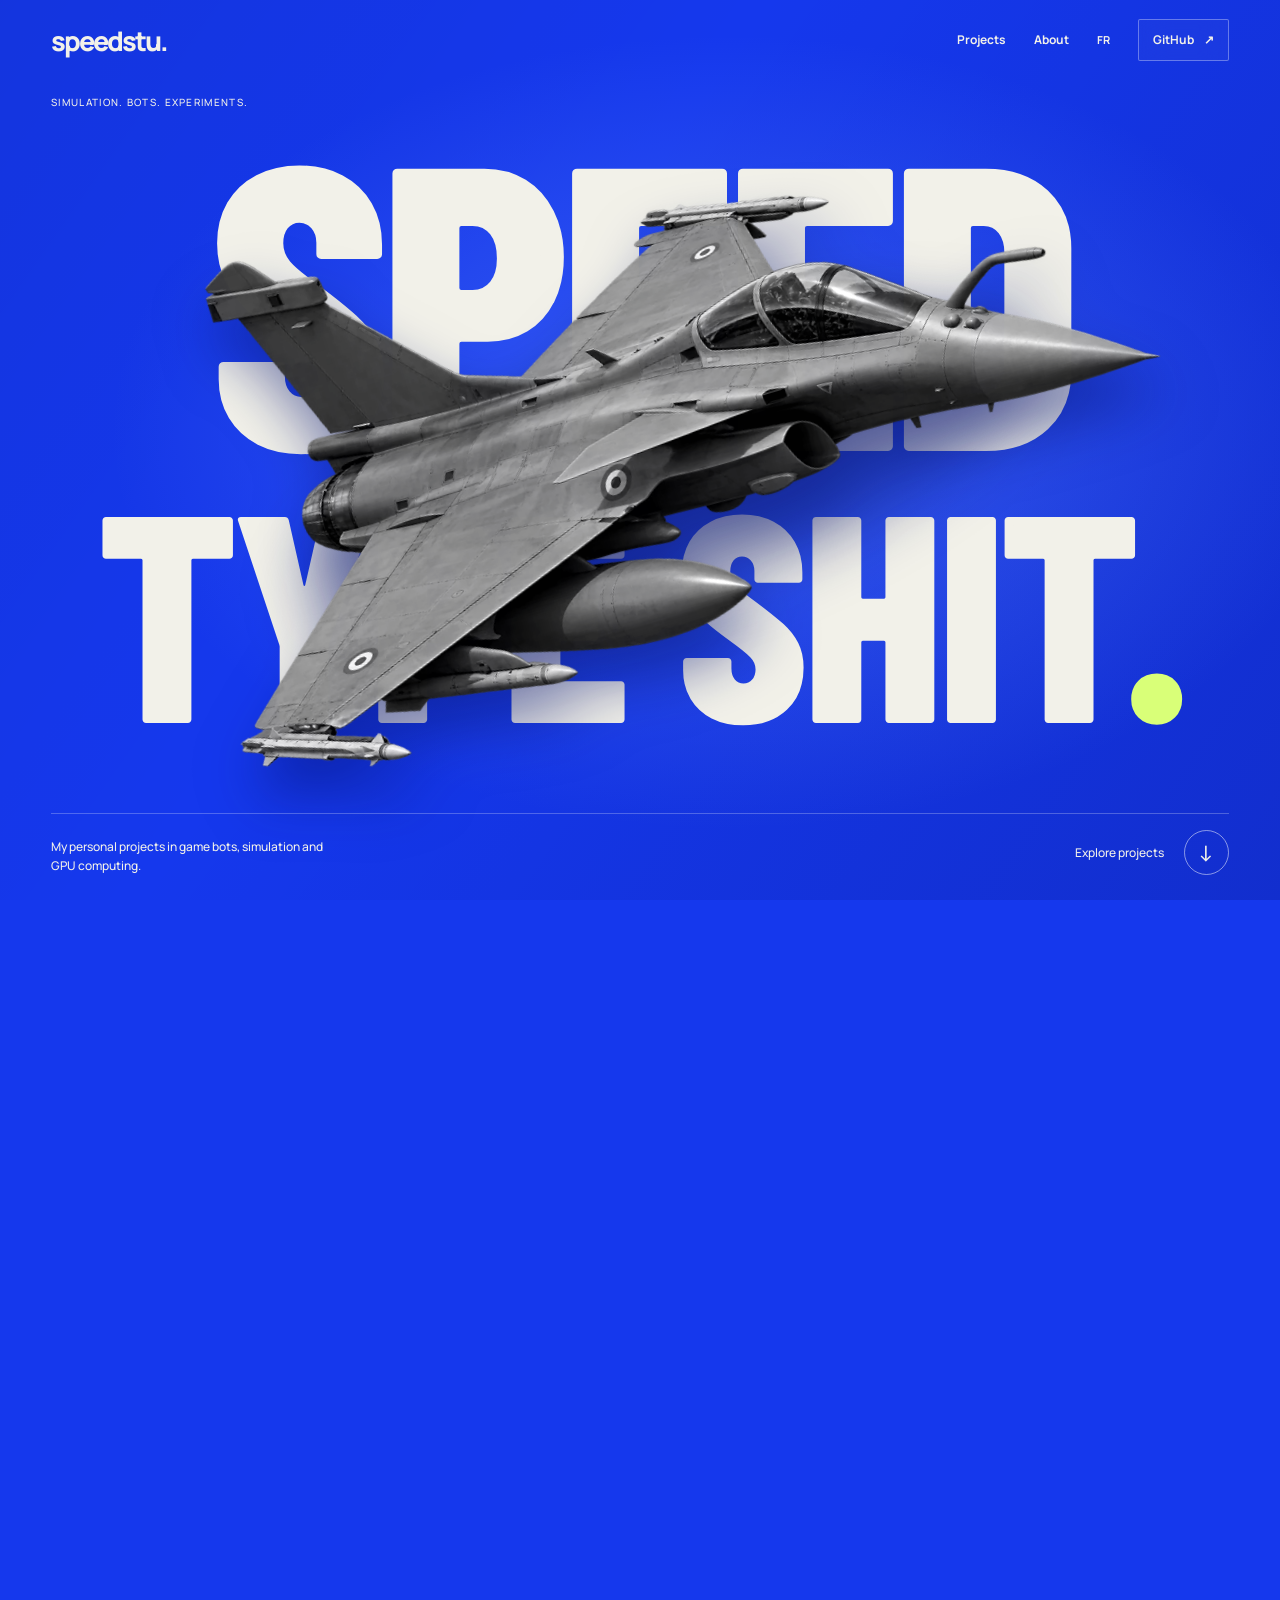
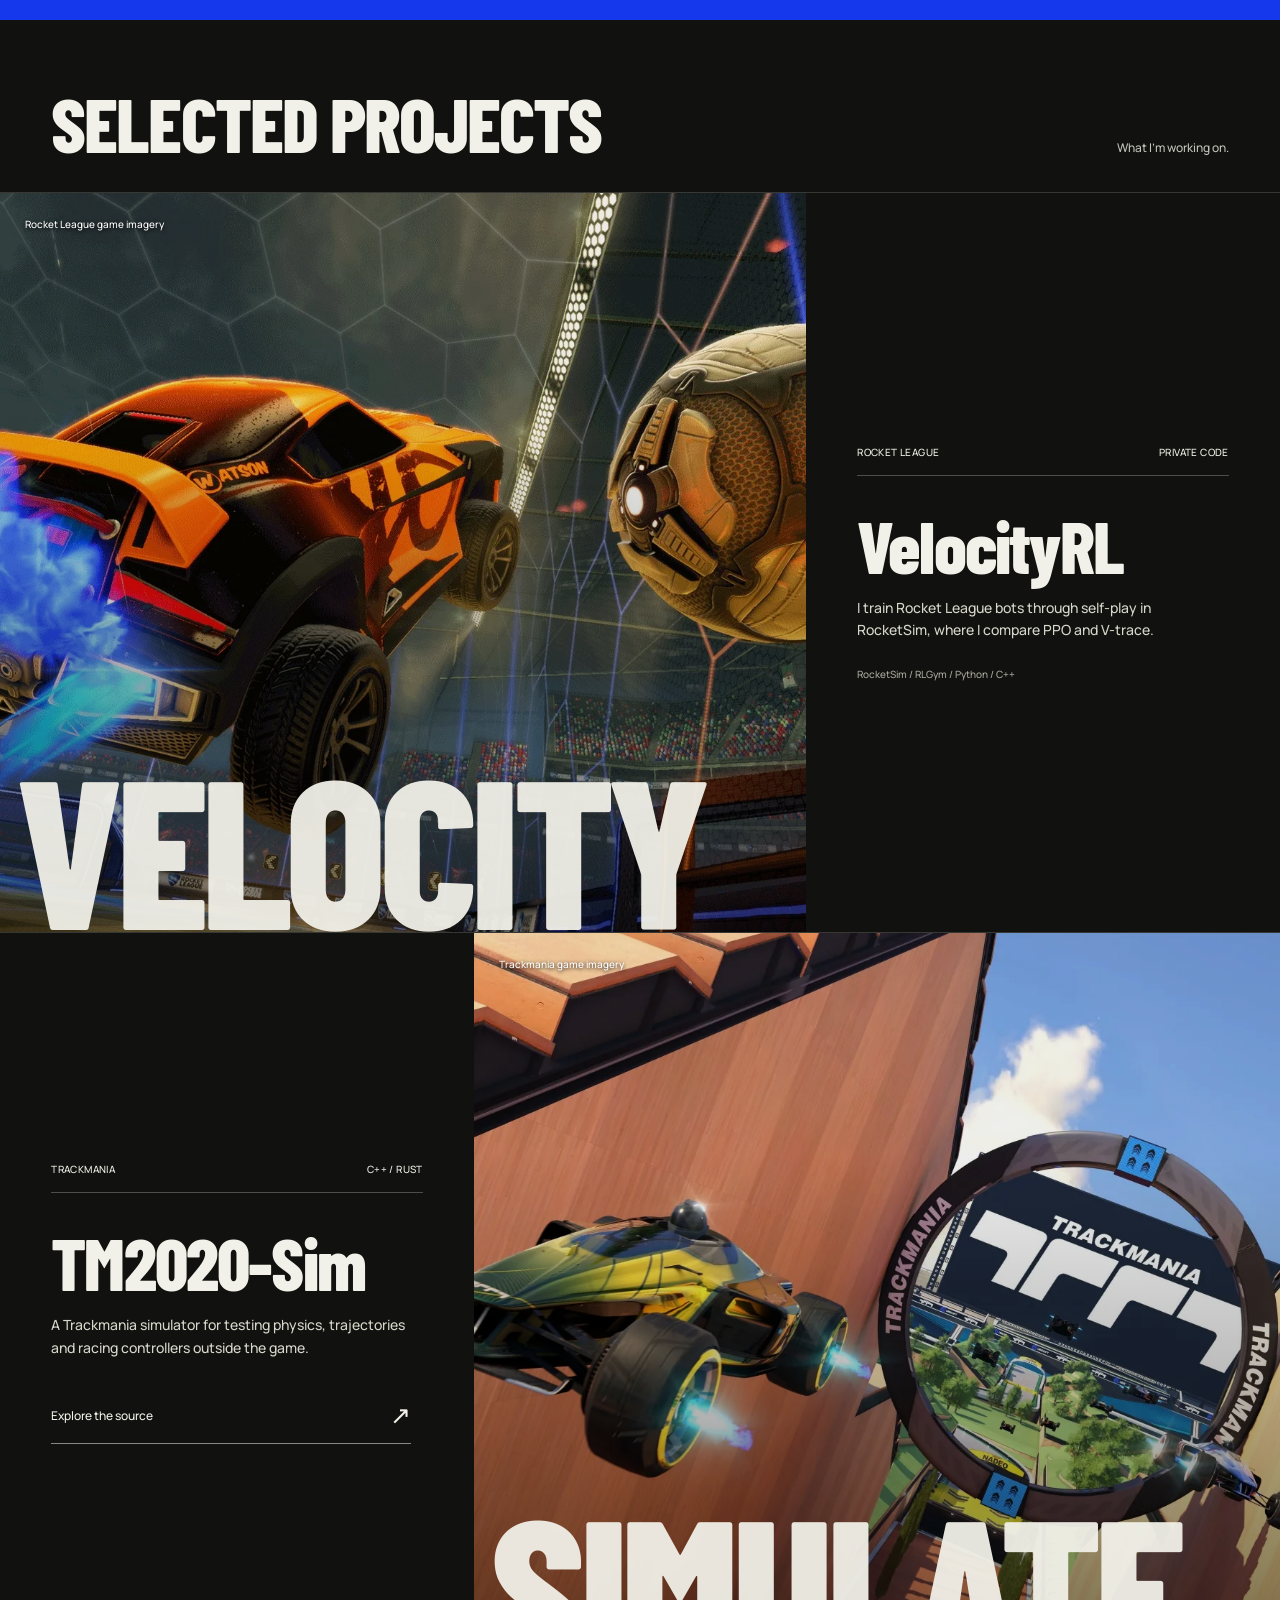
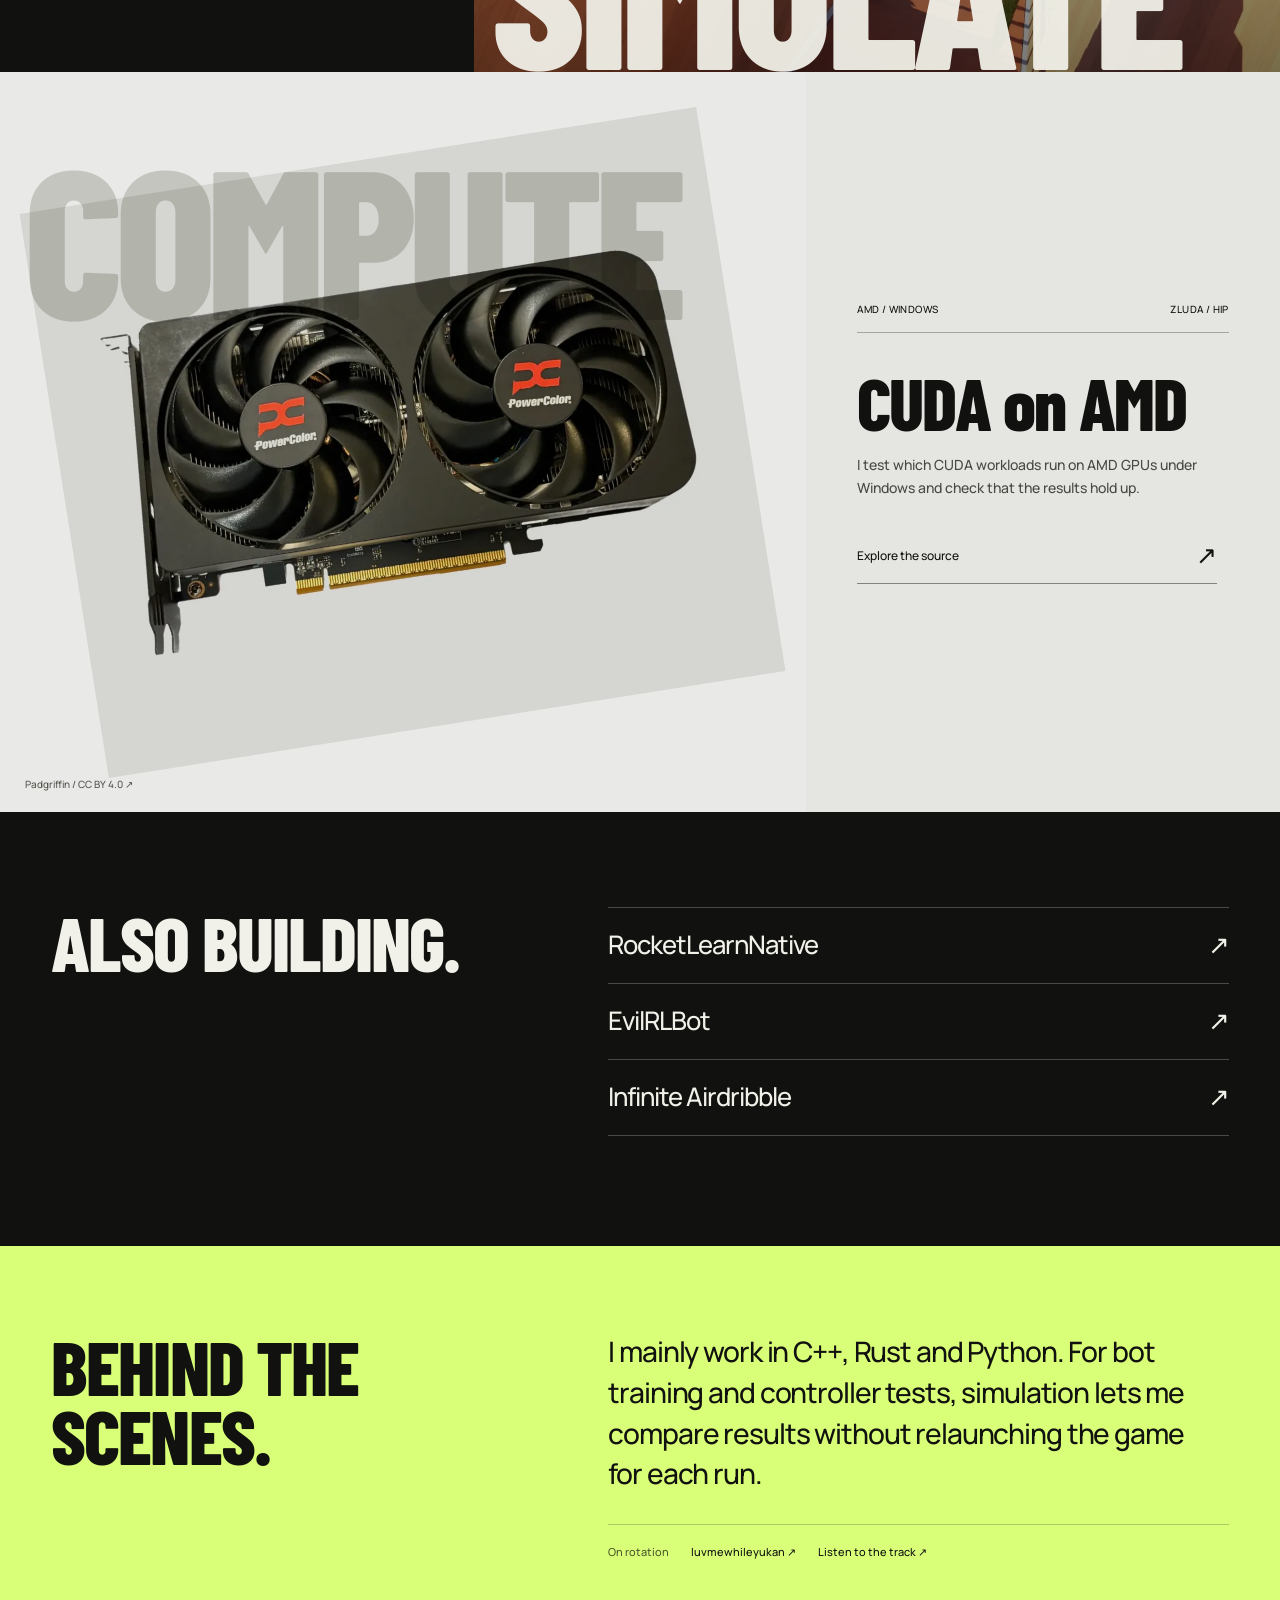
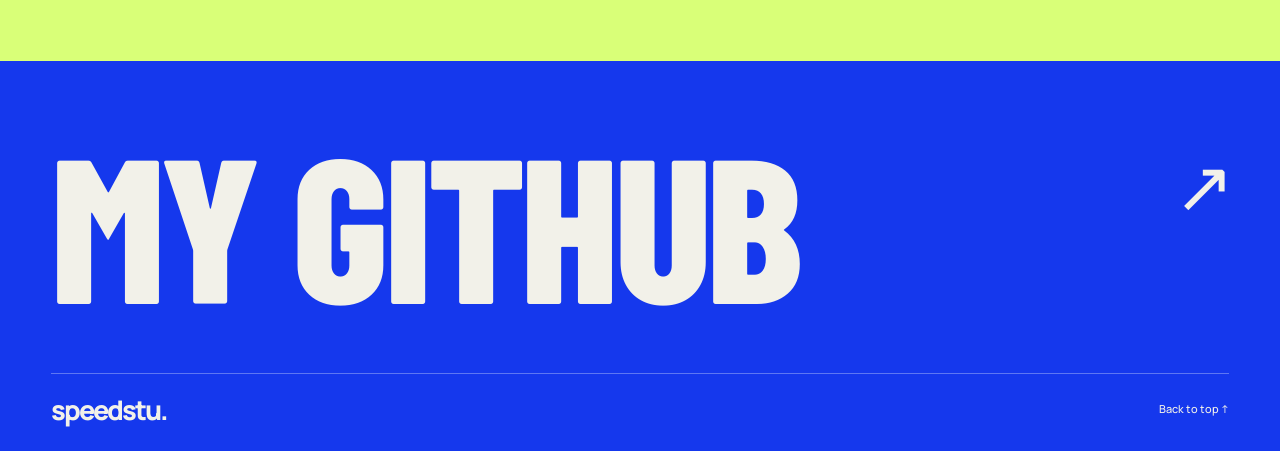
<file: index.html>
<!doctype html>
<html lang="en">
<head>
  <meta charset="utf-8">
  <meta name="viewport" content="width=device-width, initial-scale=1">
  <meta name="theme-color" content="#1338f4">
  <meta name="description" content="Speedstu. Personal experiments in game AI, simulation and GPU computing.">
  <meta property="og:type" content="website">
  <meta property="og:title" content="speedstu.">
  <meta property="og:description" content="Personal experiments in game AI, simulation and GPU computing.">
  <meta property="og:image" content="https://speedstu.tech/assets/hero-rafale.webp">
  <link rel="canonical" href="https://speedstu.tech/">
  <link rel="icon" href="assets/favicon.svg" type="image/svg+xml">
  <link rel="preload" href="assets/fonts/barlow-condensed.woff2" as="font" type="font/woff2" crossorigin>
  <link rel="preload" href="assets/rafale-flight.webp" as="image">
  <link rel="stylesheet" href="motion.css?v=1">
  <script src="motion.js?v=1" defer></script>
  <title>speedstu.</title>
</head>
<body>
  <a class="skip" href="#work" data-fr="Aller aux projets">Skip to projects</a>
  <header class="header">
    <a class="logo" href="#home" aria-label="Speedstu">speedstu.</a>
    <nav aria-label="Main navigation" data-fr-label="Navigation principale">
      <a href="#work" data-fr="Projets">Projects</a>
      <a href="#about" data-fr="À propos">About</a>
      <button type="button" id="language" aria-label="Passer au français" data-fr-label="Switch to English" hidden>FR</button>
      <a class="header-github" href="https://github.com/Speedstu" target="_blank" rel="noopener noreferrer">GitHub <span aria-hidden="true">↗</span></a>
    </nav>
  </header>
  <main>
    <section class="hero" id="home" aria-labelledby="hero-title">
      <div class="hero-stage" id="flight">
        <div class="hero-wash" aria-hidden="true"></div>
        <p class="hero-caption" data-fr="Simulation. Bots. Expériences.">Simulation. Bots. Experiments.</p>
        <h1 id="hero-title"><span class="hero-first">SPEED</span><span class="hero-second">TYPE SHIT<span class="stop">.</span></span></h1>
        <div class="jet-shadow" aria-hidden="true"></div>
        <img class="jet" src="assets/rafale-flight.webp" alt="Dassault Rafale" width="1579" height="900" fetchpriority="high">
        <div class="hero-bottom">
          <p data-fr="Mes projets personnels autour des bots de jeu, de la simulation et des GPU.">My personal projects in game bots, simulation and GPU computing.</p>
          <a href="#work" class="explore"><span data-fr="Explorer les projets">Explore projects</span><span class="circle-arrow" aria-hidden="true">↓</span></a>
        </div>
      </div>
    </section>

    <section class="work" id="work" aria-labelledby="work-title">
      <div class="work-heading inset">
        <h2 id="work-title" data-fr="Les projets">Selected projects</h2>
        <p data-fr="Ce sur quoi je travaille.">What I’m working on.</p>
      </div>
      <article class="project project-rl" id="velocityrl">
        <div class="project-visual">
          <img src="assets/rocketleague-real.webp" width="1920" height="1080" alt="Rocket League gameplay" data-fr-alt="Capture du jeu Rocket League" loading="lazy" decoding="async">
          <span class="image-note" data-fr="Visuel du jeu Rocket League">Rocket League game imagery</span>
          <span class="project-word" aria-hidden="true">VELOCITY</span>
        </div>
        <div class="project-info inset">
          <div class="project-meta"><span>Rocket League</span><span data-fr="Code privé">Private code</span></div>
          <h3>VelocityRL</h3>
          <p data-fr="J’entraîne des bots Rocket League en auto-jeu dans RocketSim. J’y compare PPO et V-trace.">I train Rocket League bots through self-play in RocketSim, where I compare PPO and V-trace.</p>
          <p class="technology">RocketSim / RLGym / Python / C++</p>
        </div>
      </article>
      <article class="project project-tm" id="tm2020">
        <div class="project-visual">
          <img src="assets/trackmania-real.webp" width="1920" height="1080" alt="Trackmania 2020 gameplay" data-fr-alt="Capture du jeu Trackmania 2020" loading="lazy" decoding="async">
          <span class="image-note" data-fr="Visuel du jeu Trackmania">Trackmania game imagery</span>
          <span class="project-word" aria-hidden="true">SIMULATE</span>
        </div>
        <div class="project-info inset">
          <div class="project-meta"><span>Trackmania</span><span>C++ / Rust</span></div>
          <h3>TM2020-Sim</h3>
          <p data-fr="Un simulateur Trackmania pour tester la physique, les trajectoires et les contrôleurs de course hors du jeu.">A Trackmania simulator for testing physics, trajectories and racing controllers outside the game.</p>
          <a class="repo-link" href="https://github.com/Speedstu/TM2020-Sim-V1" target="_blank" rel="noopener noreferrer"><span data-fr="Ouvrir le dépôt">Explore the source</span><span aria-hidden="true">↗</span></a>
        </div>
      </article>
      <article class="project project-gpu" id="cuda">
        <div class="project-visual">
          <span class="gpu-word" aria-hidden="true">COMPUTE</span>
          <img src="assets/radeon-rx9060xt.webp" width="1200" height="1000" alt="PowerColor Radeon RX 9060 XT" loading="lazy" decoding="async">
          <a class="image-note" href="https://commons.wikimedia.org/wiki/File:AMD_Radeon_RX9060XT.png" target="_blank" rel="noopener noreferrer">Padgriffin / CC BY 4.0 ↗</a>
        </div>
        <div class="project-info inset">
          <div class="project-meta"><span>AMD / Windows</span><span>ZLUDA / HIP</span></div>
          <h3 data-fr="CUDA sur AMD">CUDA on AMD</h3>
          <p data-fr="Je teste quels programmes CUDA tournent sur des GPU AMD sous Windows et je vérifie leurs résultats.">I test which CUDA workloads run on AMD GPUs under Windows and check that the results hold up.</p>
          <a class="repo-link" href="https://github.com/Speedstu/CUDA-for-AMD-Windows" target="_blank" rel="noopener noreferrer"><span data-fr="Ouvrir le dépôt">Explore the source</span><span aria-hidden="true">↗</span></a>
        </div>
      </article>
      <div class="more inset" id="more">
        <h2 data-fr="Et aussi.">Also building.</h2>
        <div class="repo-list">
          <a href="https://github.com/Speedstu/RocketLearnNative" target="_blank" rel="noopener noreferrer"><span>RocketLearnNative</span><span aria-hidden="true">↗</span></a>
          <a href="https://github.com/Speedstu/EvilRLBot" target="_blank" rel="noopener noreferrer"><span>EvilRLBot</span><span aria-hidden="true">↗</span></a>
          <a href="https://github.com/Speedstu/infinite-airdribble-rocket-league-bot" target="_blank" rel="noopener noreferrer"><span>Infinite Airdribble</span><span aria-hidden="true">↗</span></a>
        </div>
      </div>
    </section>

    <section class="about inset" id="about" aria-labelledby="about-title">
      <div id="intro"><h2 id="about-title" data-fr="Dans l’atelier.">Behind the scenes.</h2></div>
      <div class="about-copy">
        <p id="expertise" data-fr="Je travaille surtout en C++, Rust et Python. Pour entraîner des bots ou tester des contrôleurs, j’utilise la simulation afin de comparer les résultats sans relancer le jeu à chaque essai.">I mainly work in C++, Rust and Python. For bot training and controller tests, simulation lets me compare results without relaunching the game for each run.</p>
        <div class="music">
          <span data-fr="À écouter">On rotation</span>
          <a href="https://music.youtube.com/@luvmewhileyukan" target="_blank" rel="noopener noreferrer">luvmewhileyukan ↗</a>
          <a href="https://music.youtube.com/watch?v=a2WSQEEEThc" target="_blank" rel="noopener noreferrer" data-fr="Écouter le morceau ↗">Listen to the track ↗</a>
        </div>
      </div>
    </section>
  </main>
  <footer class="footer inset" id="contact">
    <a class="footer-link" href="https://github.com/Speedstu" target="_blank" rel="noopener noreferrer">MY GITHUB<span aria-hidden="true">↗</span></a>
    <div class="footer-bottom"><a class="logo" href="#home">speedstu.</a><a href="#home" data-fr="Retour en haut ↑">Back to top ↑</a></div>
  </footer>
</body>
</html>
</file>
<file: motion.css>
@font-face { font-family: Manrope; src: url("assets/fonts/manrope.woff2") format("woff2"); font-weight: 400 800; font-display: swap; }
@font-face { font-family: Barlow; src: url("assets/fonts/barlow-condensed.woff2") format("woff2"); font-weight: 800; font-display: swap; }
:root { color-scheme: dark; --blue: #1538ed; --white: #f2f1e9; --ink: #11120f; --side: clamp(22px, 4vw, 72px); --sans: Manrope, Arial, sans-serif; --display: Barlow, Impact, sans-serif; }
*, *::before, *::after { box-sizing: border-box; }
html { scroll-behavior: smooth; scroll-padding-top: 78px; }
body { margin: 0; background: var(--ink); color: var(--white); font: 500 16px/1.6 var(--sans); }
h1,h2,h3,p { margin: 0; }
a { color: inherit; text-decoration: none; }
button { font: inherit; color: inherit; cursor: pointer; }
img { display: block; width: 100%; }
[hidden] { display: none !important; }
::selection { background: #e3ff78; color: var(--ink); }
:focus-visible { outline: 2px solid #daff64; outline-offset: 5px; }
.inset { padding-inline: var(--side); }
.skip { position: fixed; left: 12px; top: 12px; z-index: 100; background: var(--white); color: var(--ink); padding: 10px 20px; transform: translateY(-160%); }
.skip:focus { transform: none; }
.header { position: absolute; inset: 0 0 auto; z-index: 10; padding: 19px var(--side); display: flex; justify-content: space-between; align-items: center; gap: 20px; }
.logo { font-size: 27px; font-weight: 800; letter-spacing: -.075em; line-height: 1; }
.logo > span { display: inline-block; font-size: 9px; letter-spacing: 0; vertical-align: top; padding: 4px 0 0 4px; }
.header nav { display: flex; align-items: center; gap: 28px; font-size: 12px; font-weight: 700; }
.header nav > a, .header nav > button { display: inline-flex; align-items: center; gap: 10px; min-height: 42px; }
.header nav a:hover, .header nav button:hover { text-decoration: underline; text-underline-offset: 5px; }
.header button { padding: 0; background: none; border: 0; font-size: 11px; }
.header-github { border: 1px solid #ffffff55; padding: 0 14px; border-radius: 2px; background: #ffffff08; backdrop-filter: blur(15px); }
.hero { height: 180svh; background: var(--blue); }
.hero-stage { min-height: 700px; height: 100svh; position: sticky; top: 0; isolation: isolate; overflow: clip; background: var(--blue); perspective: 1400px; }
.hero-wash { position: absolute; inset: 0; z-index: -1; background: radial-gradient(ellipse at 57% 48%, #7098ff64, transparent 60%), linear-gradient(125deg, #00000010, transparent 40%, #05044730); }
.hero-caption { position: absolute; top: 94px; left: var(--side); text-transform: uppercase; letter-spacing: .13em; font-size: 10px; }
.hero h1 { position: absolute; inset: 15% var(--side) auto; text-align: center; font: 800 clamp(100px, 23vw, 410px)/.77 var(--display); letter-spacing: -.025em; pointer-events: none; }
.hero-first, .hero-second { display: block; white-space: nowrap; }
.hero-first { font-size: 1.37em; letter-spacing: -.03em; transform: translate3d(calc(var(--progress, 0) * -15vw), calc(var(--progress, 0) * -12vh), 0); }
.hero-second { margin-top: .16em; transform: translate3d(calc(var(--progress, 0) * 18vw), calc(var(--progress, 0) * 8vh), 0); }
.stop { color: #d9ff78; }
.jet { position: absolute; z-index: 2; top: 48%; left: 52%; width: min(78vw, 1330px); max-width: none; height: auto; transform: translate(-50%, -50%) rotate(-16deg); filter: grayscale(1) contrast(1.08) drop-shadow(0 35px 28px #03127180); pointer-events: none; }
.jet-shadow { position: absolute; z-index: 1; top: 40%; left: 22%; width: 60%; height: 27%; background: #09156d55; filter: blur(30px); border-radius: 50%; transform: rotate(-20deg); }
.hero-bottom { position: absolute; z-index: 4; inset: auto var(--side) 25px; display: flex; justify-content: space-between; align-items: end; gap: 25px; border-top: 1px solid #ffffff40; padding-top: 16px; }
.hero-bottom p { max-width: 280px; font-size: 12px; line-height: 1.6; }
.explore { display: inline-flex; gap: 20px; align-items: center; font-size: 12px; }
.circle-arrow { display: grid; place-items: center; border: 1px solid #ffffff80; border-radius: 50%; width: 45px; height: 45px; font-size: 22px; transition: color .25s, background .25s; }
.explore:hover .circle-arrow { background: var(--white); color: var(--blue); }
.work { background: var(--ink); }
.work-heading { padding-block: 68px 35px; display: flex; justify-content: space-between; gap: 20px; align-items: end; }
.work-heading h2, .more h2, .about h2 { font: 800 clamp(44px, 6vw, 100px)/.9 var(--display); letter-spacing: -.025em; text-transform: uppercase; }
.work-heading > p { color: #c2c2b8; font-size: 12px; }
.project { display: grid; grid-template-columns: 1.7fr 1fr; border-top: 1px solid #f2f1e92b; min-height: min(72vw, 740px); }
.project-visual { position: relative; overflow: hidden; isolation: isolate; min-width: 0; min-height: 560px; }
.project-visual > img { height: 100%; object-fit: cover; transform: scale(1.05); }
.project-visual::after { content: ""; position: absolute; z-index: 1; inset: 0; background: linear-gradient(180deg, #0001 30%, #0008); pointer-events: none; }
.image-note { position: absolute; z-index: 4; top: 23px; left: 25px; font-size: 10px; color: #fff; text-shadow: 0 1px 4px #000; }
a.image-note:hover { text-decoration: underline; }
.project-word { position: absolute; z-index: 2; bottom: -0.01em; left: 2%; font: 800 clamp(100px, 16.5vw, 270px)/.84 var(--display); letter-spacing: -.035em; color: var(--white); opacity: .94; pointer-events: none; }
.project-info { display: flex; flex-direction: column; justify-content: center; padding-block: 58px; min-width: 0; }
.project-meta { display: flex; justify-content: space-between; flex-wrap: wrap; gap: 7px 12px; border-bottom: 1px solid #ffffff40; padding-bottom: 15px; font-size: 10px; text-transform: uppercase; letter-spacing: .04em; }
.project-info h3 { font: 800 clamp(48px, 5.7vw, 98px)/.91 var(--display); letter-spacing: -.025em; margin-block: 36px 19px; }
.project-info > p { max-width: 360px; font-size: 14px; color: #d6d6ca; }
.project-info .technology { margin-top: 24px; font-size: 10px; color: #aaa99e; }
.repo-link { margin-top: 28px; display: flex; justify-content: space-between; align-items: center; gap: 20px; border-bottom: 1px solid #ffffff80; padding-block: 8px; font-size: 12px; max-width: 360px; }
.repo-link:hover { color: #d9ff78; border-color: #d9ff78; }
.repo-link > span:last-child { font-size: 25px; }
.project-tm { grid-template-columns: 1fr 1.7fr; }
.project-tm .project-visual { grid-column: 2; grid-row: 1; }
.project-tm .project-info { grid-column: 1; grid-row: 1; }
.project-gpu { background: #e5e5e1; color: var(--ink); }
.project-gpu .project-visual { display: grid; align-items: center; background: #e9e9e7; }
.project-gpu .project-visual::after { display: none; }
.project-gpu .project-visual > img { mix-blend-mode: multiply; position: relative; z-index: 2; height: auto; width: 85%; margin: auto; transform: rotate(-9deg); }
.gpu-word { position: absolute; top: 10%; left: 3%; color: #c3c5be; font: 800 clamp(100px, 16.5vw, 270px)/.84 var(--display); letter-spacing: -.04em; }
.project-gpu .project-info > p { color: #474a42; }
.project-gpu .project-meta { border-color: #22242055; }
.project-gpu .image-note { top: auto; bottom: 20px; color: #53564e; text-shadow: none; }
.project-gpu .repo-link { border-color: #22242080; }
.project-gpu .repo-link:hover { color: #1338ed; border-color: #1338ed; }
.more { padding-block: 95px 110px; display: grid; grid-template-columns: 1fr 1.2fr; gap: 40px; }
.repo-list { border-top: 1px solid #f2f1e940; }
.repo-list a { display: flex; justify-content: space-between; gap: 14px; border-bottom: 1px solid #f2f1e940; padding: 17px 0; font-size: clamp(16px, 2vw, 30px); letter-spacing: -.04em; }
.repo-list a:hover { color: #d9ff78; }
.about { background: #d9ff78; color: var(--ink); padding-block: 85px 100px; display: grid; grid-template-columns: 1fr 1.2fr; gap: 40px; }
.about-copy > p { max-width: 580px; font-size: clamp(18px, 2.2vw, 31px); letter-spacing: -.04em; line-height: 1.45; }
.music { margin-top: 30px; padding-top: 18px; border-top: 1px solid #22242040; display: flex; flex-wrap: wrap; gap: 10px 22px; font-size: 11px; }
.music > span { opacity: .7; }
.music a:hover { text-decoration: underline; }
.footer { padding-block: 75px 28px; background: var(--blue); }
.footer-link { display: flex; justify-content: space-between; gap: 20px; align-items: start; font: 800 clamp(70px, 16vw, 260px)/.84 var(--display); letter-spacing: -.025em; }
.footer-link > span { font: 500 .35em var(--sans); transition: transform .3s; }
.footer-link:hover > span { transform: translate(7px, -7px); }
.footer-bottom { border-top: 1px solid #ffffff50; margin-top: 65px; padding-top: 22px; display: flex; justify-content: space-between; align-items: center; gap: 20px; font-size: 11px; }
@media (max-width: 1000px) {
 .hero h1 { top: 20%; }
 .project { grid-template-columns: 1.3fr 1fr; }
 .project-tm { grid-template-columns: 1fr 1.3fr; }
 .project-visual { min-height: 480px; }
}
@media (max-width: 660px) {
 html { scroll-padding-top: 20px; }
 .header { padding-top: 13px; }
 .logo { font-size: 23px; }
 .header nav { gap: 13px; font-size: 10px; }
 .header-github { padding-inline: 8px; }
 .hero { height: 150svh; }
 .hero-stage { min-height: 640px; }
 .hero-caption { top: 92px; font-size: 9px; }
 .hero h1 { inset: 26% 14px auto; font-size: 23vw; }
 .hero-first { font-size: 1.5em; }
 .hero-second { margin-top: .34em; }
 .jet { width: 124vw; left: 49%; top: 47%; transform: translate(-50%, -50%) rotate(-21deg); }
 .jet-shadow { left: 0; width: 90%; }
 .hero-bottom { bottom: 21px; align-items: start; }
 .hero-bottom p { max-width: 175px; font-size: 10px; }
 .explore { flex-direction: column-reverse; align-items: end; gap: 6px; font-size: 10px; text-align: right; }
 .circle-arrow { height: 36px; width: 36px; font-size: 18px; }
 .work-heading { padding-block: 48px 23px; flex-direction: column; align-items: start; gap: 10px; }
 .project, .project-tm { grid-template-columns: 1fr; }
 .project .project-visual, .project .project-info { grid-column: 1; grid-row: auto; }
 .project-visual { min-height: 0; height: 73vw; }
 .project-word { font-size: 26vw; }
 .project-info { padding-block: 30px 42px; }
 .project-info h3 { font-size: 63px; margin-top: 27px; }
 .project-info > p { max-width: 100%; }
 .project-gpu .project-visual { height: 82vw; }
 .gpu-word { font-size: 26vw; }
 .more, .about { grid-template-columns: 1fr; padding-block: 55px 65px; gap: 28px; }
 .footer { padding-top: 45px; }
 .footer-link { font-size: 19vw; }
 .footer-bottom { margin-top: 40px; }
}
@media (prefers-reduced-motion: reduce) {
 html { scroll-behavior: auto; }
 *, *::before, *::after { transition: none !important; }
 .hero { height: auto; }
 .hero-stage { position: relative; }
}
html:not(.motion-ready) .hero { height: auto; }
.error { min-height: 100svh; padding-top: 180px; background: var(--blue); }
.error h1 { font: 800 clamp(130px, 30vw, 350px)/.8 var(--display); }
.error p { margin-top: 30px; }
.error .repo-link { max-width: 250px; }
@media (max-width: 380px) {
 .header .header-github { display: none; }
 .header nav { gap: 12px; font-size: 10px; }
 .hero-bottom p { max-width: 155px; }
}
</file>
